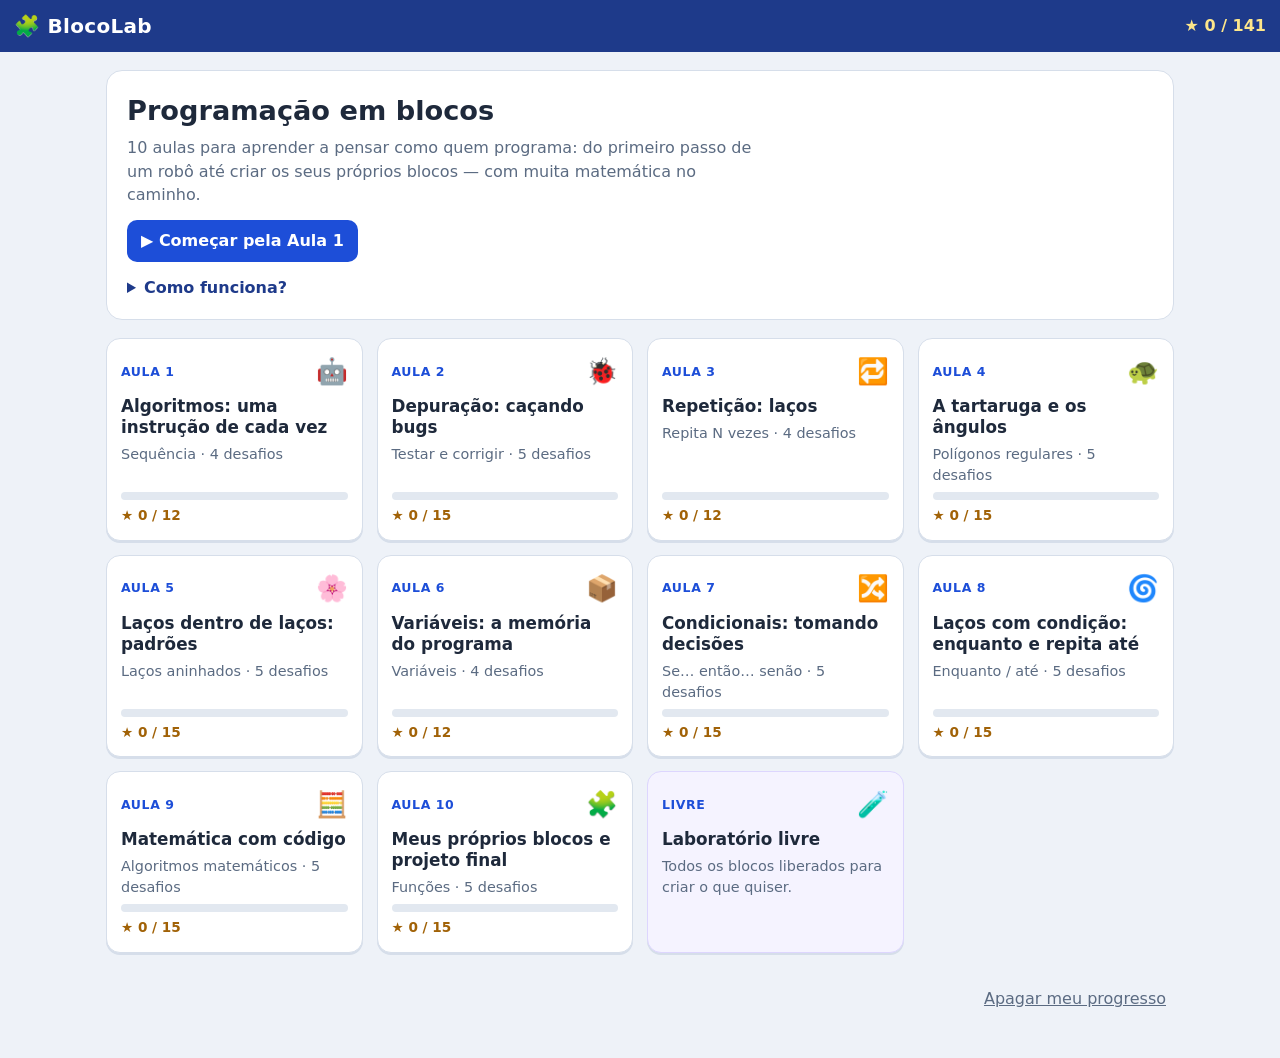
<file: index.html>
<!doctype html>
<html lang="pt-BR">
<head>
<meta charset="utf-8">
<meta name="viewport" content="width=device-width, initial-scale=1">
<meta name="theme-color" content="#1e3a8a">
<title>BlocoLab — Programação em Blocos</title>
<meta name="description" content="10 aulas de programação em blocos para o ensino fundamental anos finais: sequência, repetição, ângulos, variáveis, condicionais, laços e funções.">
<link rel="stylesheet" href="css/estilo.css">
<link rel="icon" href="data:image/svg+xml,%3Csvg xmlns='http://www.w3.org/2000/svg' viewBox='0 0 64 64'%3E%3Crect x='4' y='10' width='40' height='18' rx='5' fill='%233b82f6'/%3E%3Crect x='14' y='30' width='46' height='18' rx='5' fill='%23f59e0b'/%3E%3C/svg%3E">
</head>
<body>
<div id="app"><p style="padding:24px">Carregando…</p></div>
<noscript><p style="padding:24px">Este site precisa de JavaScript ativado.</p></noscript>
<script src="js/motor.js"></script>
<script src="js/gabarito.js"></script>
<script src="js/licoes.js"></script>
<script src="js/app.js"></script>
</body>
</html>
</file>
<file: css/estilo.css>
/* BlocoLab — estilos (leve, sem fontes externas) */
:root {
  --fundo: #eef2f8; --card: #ffffff; --texto: #1e293b; --sut: #5b6b82; --borda: #d6deea;
  --pri: #1d4ed8; --pri2: #1e3a8a; --ok: #15803d; --okf: #dcfce7; --erro: #b91c1c; --errof: #fee2e2;
  --c-mov: #3b82f6; --c-tart: #0891b2; --c-ctrl: #e69500; --c-var: #f0642a; --c-es: #8b5cf6; --c-fn: #db2777;
}
* { box-sizing: border-box; }
html, body { margin: 0; }
body {
  font-family: system-ui, -apple-system, "Segoe UI", Roboto, "Noto Sans", Arial, sans-serif;
  background: var(--fundo); color: var(--texto); font-size: 16px; line-height: 1.45;
  -webkit-tap-highlight-color: transparent; -webkit-text-size-adjust: 100%;
}
button, input, select { font: inherit; color: inherit; }
button { cursor: pointer; }
a { color: var(--pri); }
code { background: #eef2ff; border-radius: 4px; padding: 0 4px; font-size: .95em; }

/* ---------- topo ---------- */
.topo {
  position: sticky; top: 0; z-index: 20; display: flex; align-items: center; gap: 12px;
  background: var(--pri2); color: #fff; padding: 8px 14px; min-height: 52px;
}
.topo a { color: #fff; }
.marca { font-weight: 800; font-size: 1.25rem; letter-spacing: .3px; }
.logo { font-size: 1.3rem; }
.voltar { text-decoration: none; font-weight: 700; padding: 8px 12px; border-radius: 8px; background: rgba(255, 255, 255, .14); white-space: nowrap; }
.topo-titulo { flex: 1; font-weight: 700; overflow: hidden; text-overflow: ellipsis; white-space: nowrap; }
.total { margin-left: auto; font-weight: 800; color: #fde68a; white-space: nowrap; }

/* ---------- botões ---------- */
.btn {
  display: inline-flex; align-items: center; justify-content: center; gap: 6px; min-height: 42px;
  padding: 8px 14px; border-radius: 10px; border: 0; font-weight: 700; text-decoration: none; line-height: 1.1;
}
.btn:disabled { opacity: .45; cursor: default; }
.btn-pri { background: var(--pri); color: #fff; }
.btn-sec { background: #fff; color: var(--pri2); border: 2px solid #c7d2fe; }
.btn-mini { min-height: 36px; padding: 6px 10px; font-size: .88rem; background: #f1f5f9; color: #334155; border: 1px solid var(--borda); }
.btn-py { background: #fef9c3; border-color: #fde68a; color: #713f12; }
.btn-exec { background: var(--ok); color: #fff; font-size: 1.1rem; flex: 1; min-height: 50px; white-space: nowrap; }
.btn-parar { background: #e2e8f0; color: #334155; min-height: 50px; }
.link { background: none; border: 0; color: var(--sut); text-decoration: underline; padding: 8px; }

/* ---------- início ---------- */
.inicio { max-width: 1100px; margin: 0 auto; padding: 18px 16px 40px; }
.boas-vindas { background: var(--card); border-radius: 16px; padding: 20px; margin-bottom: 18px; border: 1px solid var(--borda); }
.boas-vindas h1 { margin: 0 0 6px; font-size: 1.7rem; }
.boas-vindas p { margin: 0 0 14px; color: var(--sut); max-width: 62ch; }
.como { margin-top: 14px; }
.como summary { cursor: pointer; font-weight: 700; color: var(--pri2); }
.como ul { margin: 8px 0 0; padding-left: 20px; color: var(--sut); }
.cards { display: grid; grid-template-columns: repeat(auto-fill, minmax(220px, 1fr)); gap: 14px; }
.card {
  display: flex; flex-direction: column; gap: 6px; background: var(--card); border: 1px solid var(--borda);
  border-radius: 14px; padding: 14px; text-decoration: none; color: var(--texto); box-shadow: 0 2px 0 #d6deea;
}
.card:active { transform: translateY(1px); }
.card h3 { margin: 0; font-size: 1.05rem; line-height: 1.25; }
.card p { margin: 0; color: var(--sut); font-size: .9rem; flex: 1; }
.card-topo { display: flex; justify-content: space-between; align-items: center; }
.card-num { font-size: .78rem; font-weight: 800; text-transform: uppercase; letter-spacing: .6px; color: var(--pri); }
.card-ic { font-size: 1.6rem; }
.barra { height: 8px; background: #e2e8f0; border-radius: 99px; overflow: hidden; }
.barra i { display: block; height: 100%; background: linear-gradient(90deg, #f59e0b, #facc15); }
.card-est { font-size: .85rem; font-weight: 700; color: #a16207; }
.card.completo { border-color: #facc15; box-shadow: 0 2px 0 #facc15; }
.card-lab { background: #f5f3ff; border-color: #ddd6fe; }
.rodape { display: flex; justify-content: space-between; align-items: center; flex-wrap: wrap; gap: 10px; margin-top: 26px; }
.rodape a { font-weight: 700; }

/* ---------- abas e enunciado ---------- */
.abas { display: flex; gap: 6px; overflow-x: auto; padding: 8px 12px; background: #dbe4f3; -webkit-overflow-scrolling: touch; }
.aba {
  flex: 0 0 auto; padding: 8px 12px; border-radius: 10px; text-decoration: none; color: #334155;
  background: #fff; font-weight: 700; font-size: .92rem; border: 2px solid transparent; min-height: 40px; display: flex; align-items: center;
}
.aba small { color: #b45309; font-size: .8rem; }
.aba.feita { background: #fffbeb; }
.aba.atual { border-color: var(--pri); color: var(--pri2); }
.aba-prox { margin-left: auto; background: transparent; color: var(--pri2); }
.enunciado { background: var(--card); margin: 10px 12px 0; padding: 12px 16px; border-radius: 14px; border: 1px solid var(--borda); }
.enunciado h2 { margin: 0 0 4px; font-size: 1.2rem; }
.enunciado .texto { margin: 0 0 8px; }
.enun-linha { display: flex; gap: 10px; align-items: center; flex-wrap: wrap; }
.meta { margin-left: auto; font-weight: 700; color: var(--sut); font-size: .92rem; }
.meta.acima { color: #b45309; }
.modal-rolagem { overflow-y: auto; flex: 1; }
.dica { background: #fffbeb; border: 1px solid #fde68a; border-radius: 10px; padding: 8px 12px; margin: 6px 0 10px; }
.sel-ex { min-height: 42px; border-radius: 10px; border: 2px solid #ddd6fe; background: #f5f3ff; padding: 6px 8px; font-weight: 600; }
.teoria { margin: 4px 0 10px; border: 1px solid #c7d2fe; border-radius: 10px; background: #f8faff; }
.teoria summary { cursor: pointer; padding: 8px 12px; font-weight: 700; color: var(--pri2); }
.teoria-corpo { padding: 0 14px 6px; max-width: 80ch; }
.teoria-corpo p, .teoria-corpo ul { margin: 0 0 10px; }
.teoria-corpo ul { padding-left: 20px; }
.atencao { background: #eff6ff; border-left: 4px solid var(--pri); padding: 6px 10px; border-radius: 0 8px 8px 0; }
.formula { text-align: center; font-size: 1.25rem; font-weight: 800; color: var(--pri2); }
.tag-erro { background: var(--errof); color: var(--erro); padding: 0 6px; border-radius: 4px; font-weight: 700; }

/* ---------- área de trabalho ---------- */
.area {
  display: grid; gap: 10px; padding: 10px 12px 24px;
  grid-template-columns: 210px minmax(0, 1fr) minmax(300px, 400px);
  grid-template-areas: "pal prog palco"; align-items: start;
}
.paleta { grid-area: pal; background: var(--card); border: 1px solid var(--borda); border-radius: 14px; padding: 8px; display: flex; flex-direction: column; gap: 6px; position: sticky; top: 62px; max-height: calc(100vh - 72px); overflow-y: auto; }
.programa { grid-area: prog; background: var(--card); border: 1px solid var(--borda); border-radius: 14px; display: flex; flex-direction: column; min-height: 360px; }
.palco { grid-area: palco; position: sticky; top: 62px; display: flex; flex-direction: column; gap: 8px; }
.cat-titulo { font-size: .74rem; font-weight: 800; text-transform: uppercase; letter-spacing: .6px; color: var(--sut); margin: 6px 2px 0; }
.travado { pointer-events: none; opacity: .75; }

.barra-prog { display: flex; align-items: center; gap: 6px; flex-wrap: wrap; padding: 8px 10px; border-bottom: 1px solid var(--borda); }
.barra-prog .esp { flex: 1; }
.prog { padding: 8px 10px 40px; overflow: auto; flex: 1; max-height: calc(100vh - 130px); background-image: radial-gradient(#e2e8f0 1px, transparent 1px); background-size: 16px 16px; }

/* ---------- blocos ---------- */
.bloco { --c: var(--c-mov); background: var(--c); color: #fff; border-radius: 9px; font-weight: 700; font-size: .95rem; box-shadow: 0 2px 0 rgba(0, 0, 0, .22); }
.cat-mov { --c: var(--c-mov); } .cat-tart { --c: var(--c-tart); } .cat-ctrl { --c: var(--c-ctrl); }
.cat-var { --c: var(--c-var); } .cat-es { --c: var(--c-es); } .cat-fn { --c: var(--c-fn); }
.bloco .linha { display: flex; flex-wrap: wrap; align-items: center; gap: 6px; padding: 6px 6px 6px 10px; min-height: 46px; }
.bloco .txt { white-space: nowrap; text-shadow: 0 1px 0 rgba(0, 0, 0, .15); }
.campo { border: 0; border-radius: 7px; padding: 5px 7px; background: #fff; color: #0f172a; min-height: 34px; font-weight: 700; max-width: 100%; }
input.campo { font-family: ui-monospace, "Cascadia Mono", Consolas, monospace; font-size: .95rem; }
select.campo { padding-right: 4px; }
.acoes { margin-left: auto; display: flex; gap: 4px; }
.ac { width: 34px; height: 34px; border-radius: 8px; border: 0; background: rgba(255, 255, 255, .25); color: #fff; font-weight: 800; font-size: 1rem; line-height: 1; }
.ac:disabled { opacity: .35; }
.ac-x { background: rgba(0, 0, 0, .18); }
.bloco.c { padding-bottom: 0; }
.bloco .corpo { margin-left: 16px; background: #fff; border-radius: 8px 0 0 8px; padding: 2px 0 2px 6px; }
.bloco .pe { height: 14px; cursor: pointer; }
.bloco .linha.senao { min-height: 34px; padding: 4px 10px; }
.bloco.ativo > .linha { box-shadow: inset 0 0 0 3px #fde047; border-radius: 9px; background: rgba(255, 255, 255, .12); }
.bloco.erro > .linha { box-shadow: inset 0 0 0 4px #ef4444; border-radius: 9px; }
.bloco.erro { outline: 3px solid #fecaca; }
.bloco.novo { animation: pulso .45s ease-out; }
@keyframes pulso { from { transform: scale(1.04); filter: brightness(1.2); } to { transform: none; filter: none; } }

.slot { height: 10px; border-radius: 6px; margin: 1px 0; cursor: pointer; }
.slot.vazio { height: auto; min-height: 34px; border: 2px dashed #cbd5e1; color: #94a3b8; font-size: .85rem; display: flex; align-items: center; justify-content: center; padding: 4px 8px; text-align: center; }
.slot.ativo { height: auto; min-height: 34px; border: 2px dashed #16a34a; background: var(--okf); color: #166534; font-size: .85rem; font-weight: 700; display: flex; align-items: center; justify-content: center; padding: 4px 8px; animation: pisca 1.6s ease-in-out infinite; }
@keyframes pisca { 50% { background: #bbf7d0; } }
.lista.raiz > .slot.vazio { min-height: 70px; }

.proto { display: flex; flex-wrap: wrap; align-items: center; gap: 5px; text-align: left; padding: 8px 10px; border: 0; min-height: 44px; width: 100%; }
.proto.c { border-bottom: 10px solid var(--c); box-shadow: inset 12px -2px 0 -2px var(--c), 0 2px 0 rgba(0, 0, 0, .22); }
.proto-senao { flex-basis: 100%; padding-top: 2px; }
.falso { background: rgba(255, 255, 255, .92); color: #0f172a; border-radius: 6px; padding: 1px 6px; font-size: .85rem; }

/* ---------- palco ---------- */
.tela-wrap { background: #fff; border: 1px solid var(--borda); border-radius: 14px; padding: 6px; }
#tela { display: block; width: 100%; height: auto; aspect-ratio: 1 / 1; border-radius: 10px; touch-action: manipulation; }
.controles { display: flex; gap: 8px; align-items: center; order: -2; }
.palco #resultado:empty { display: none; }
.vel { display: flex; align-items: center; gap: 4px; background: #fff; border: 1px solid var(--borda); border-radius: 10px; padding: 0 8px; min-height: 50px; }
.vel input { width: 80px; }
.res { border-radius: 12px; padding: 10px 12px; display: flex; flex-direction: column; gap: 6px; }
.res-ok { background: var(--okf); border: 2px solid #86efac; }
.res-erro { background: var(--errof); border: 2px solid #fca5a5; }
.res-info { background: #f1f5f9; border: 2px solid #cbd5e1; }
.res-tit { font-weight: 800; font-size: 1.08rem; }
.res-ok .res-tit { color: var(--ok); }
.res-erro .res-tit { color: var(--erro); }
.res .btn { align-self: flex-start; }
.saida-cab { font-size: .76rem; font-weight: 800; text-transform: uppercase; letter-spacing: .6px; color: var(--sut); margin: 2px 4px -4px; }
.saida {
  background: #0f172a; color: #e2e8f0; border-radius: 12px; padding: 10px 12px; min-height: 70px; max-height: 220px; overflow-y: auto;
  font-family: ui-monospace, "Cascadia Mono", Consolas, monospace; font-size: .92rem;
}
.saida .ln { white-space: pre-wrap; word-break: break-word; }
.saida .in { color: #93c5fd; }
.saida .info { color: #fcd34d; margin-top: 4px; }
.saida-vazia { color: #64748b; font-style: italic; }
.mundo-console .tela-wrap { display: none; }
.mundo-console .saida { min-height: 260px; max-height: 60vh; font-size: 1.02rem; }

/* ---------- janela ---------- */
.modal-fundo { position: fixed; inset: 0; background: rgba(15, 23, 42, .55); z-index: 50; display: flex; align-items: center; justify-content: center; padding: 16px; }
.modal { background: #fff; border-radius: 16px; padding: 16px 18px; width: min(720px, 100%); max-height: 90vh; display: flex; flex-direction: column; gap: 8px; }
.modal h3 { margin: 0; }
.sut { color: var(--sut); margin: 0; font-size: .92rem; }
.codigo { background: #0f172a; color: #e2e8f0; padding: 12px 14px; border-radius: 10px; overflow: auto; margin: 0; font-size: .92rem; line-height: 1.5; flex: 1; font-family: ui-monospace, "Cascadia Mono", Consolas, monospace; }
.modal-bts { display: flex; gap: 8px; justify-content: flex-end; }

/* ---------- telas menores ---------- */
@media (max-width: 1100px) and (orientation: portrait), (max-width: 859px) {
  .area { grid-template-columns: 190px minmax(0, 1fr); grid-template-areas: "palco palco" "pal prog"; }
  .palco { position: static; display: grid; grid-template-columns: minmax(240px, 360px) minmax(0, 1fr); grid-template-areas: "tela ctrl" "tela res" "tela scab" "tela saida"; grid-template-rows: auto auto auto 1fr; align-items: start; gap: 8px 12px; }
  .palco .tela-wrap { grid-area: tela; }
  .palco .controles { grid-area: ctrl; }
  .palco #resultado { grid-area: res; }
  .palco .saida-cab { grid-area: scab; }
  .palco .saida { grid-area: saida; align-self: stretch; }
  .mundo-console .palco { grid-template-columns: 1fr; grid-template-areas: "ctrl" "res" "scab" "saida"; }
  .mundo-console .saida { min-height: 160px; max-height: 260px; }
  .paleta { top: 62px; }
  .prog { max-height: none; }
}
@media (max-width: 640px) {
  .area { grid-template-columns: 1fr; grid-template-areas: "palco" "pal" "prog"; padding: 8px; }
  .palco { grid-template-columns: 1fr; grid-template-areas: "tela" "ctrl" "res" "scab" "saida"; }
  .paleta { position: static; flex-direction: row; overflow-x: auto; max-height: none; align-items: stretch; }
  .paleta .cat-titulo { display: none; }
  .proto { width: auto; flex: 0 0 auto; }
  .enunciado { margin: 8px 8px 0; }
  .topo-titulo { font-size: .9rem; }
  .bloco { font-size: .9rem; }
}

/* tablets na horizontal (ex.: 1024×600 / 1280×800) */
@media (max-width: 1100px) and (min-width: 860px) and (orientation: landscape) {
  .area { grid-template-columns: 160px minmax(0, 1fr) minmax(250px, 33vw); gap: 8px; padding: 8px; }
  .controles { flex-wrap: wrap; }
  .vel { padding: 0 4px; min-height: 46px; } .vel input { width: 56px; }
  .btn-parar { padding: 8px 10px; }
  .btn-exec, .btn-parar { min-height: 46px; }
  .proto { font-size: .86rem; padding: 6px 8px; }
  .enunciado { padding: 8px 12px; }
}
@media (max-height: 700px) and (orientation: landscape) {
  .tela-wrap { max-width: calc(100vh - 150px); margin: 0 auto; width: 100%; }
  .abas { padding: 5px 10px; }
  .aba { min-height: 36px; padding: 6px 10px; }
}

@media print {
  .topo, .abas { position: static; }
}
</file>
